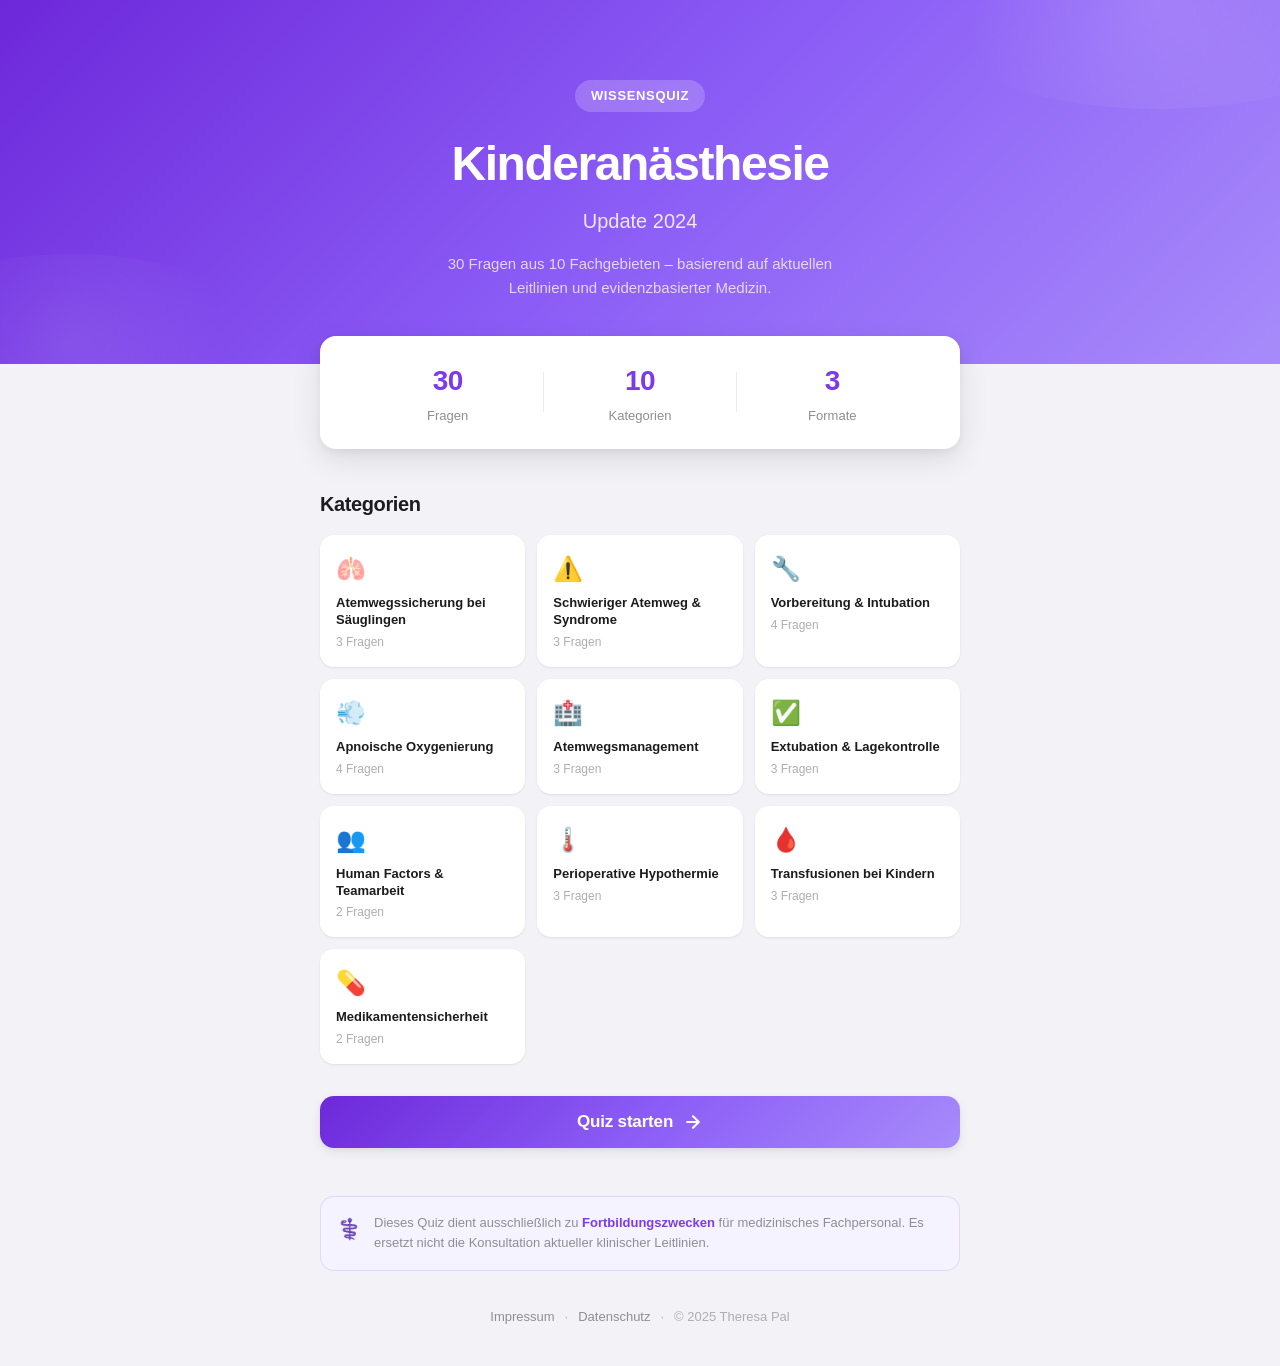
<file: index.html>
<!DOCTYPE html>
<html lang="de">
<head>
  <meta charset="UTF-8">
  <meta name="viewport" content="width=device-width, initial-scale=1.0">
  <title>Kinderanästhesie – Wissensquiz</title>
  <meta name="description" content="Interaktives Quiz zur Kinderanästhesie – 30 Fragen aus 10 Kategorien für Fachärzte, Assistenzärzte, Pflegekräfte und Studenten.">

  <!-- Sicherheits-Meta-Tags -->
  <meta http-equiv="X-Content-Type-Options" content="nosniff">
  <meta name="referrer" content="strict-origin-when-cross-origin">
  <meta http-equiv="Permissions-Policy" content="camera=(), microphone=(), geolocation=(), payment=()">
  <meta http-equiv="Content-Security-Policy" content="default-src 'self'; script-src 'self'; style-src 'self'; img-src 'self' data:; font-src 'self'; object-src 'none'; base-uri 'self'; form-action 'none';">

  <!-- Kein Crawling durch Suchmaschinen erwünscht -->
  <meta name="robots" content="noindex, nofollow">

  <link rel="stylesheet" href="style.css">
  <link rel="icon" href="data:image/svg+xml,<svg xmlns='http://www.w3.org/2000/svg' viewBox='0 0 100 100'><text y='.9em' font-size='90'>🩺</text></svg>">
</head>
<body>
  <div id="app">

    <!-- ===== START SCREEN ===== -->
    <section id="start-screen" class="screen active">
      <div class="hero">
        <div class="hero-badge">Wissensquiz</div>
        <h1>Kinderanästhesie</h1>
        <p class="hero-subtitle">Update 2024</p>
        <p class="hero-description">30 Fragen aus 10 Fachgebieten – basierend auf aktuellen Leitlinien und evidenzbasierter Medizin.</p>
      </div>

      <div class="container">
        <div class="info-bar">
          <div class="info-item">
            <span class="info-number">30</span>
            <span class="info-label">Fragen</span>
          </div>
          <div class="info-divider"></div>
          <div class="info-item">
            <span class="info-number">10</span>
            <span class="info-label">Kategorien</span>
          </div>
          <div class="info-divider"></div>
          <div class="info-item">
            <span class="info-number">3</span>
            <span class="info-label">Formate</span>
          </div>
        </div>

        <h2 class="section-title">Kategorien</h2>
        <div id="category-grid" class="category-grid"></div>

        <button id="start-btn" class="btn-primary">
          Quiz starten
          <svg width="20" height="20" viewBox="0 0 24 24" fill="none" stroke="currentColor" stroke-width="2.5" stroke-linecap="round" stroke-linejoin="round"><path d="M5 12h14M12 5l7 7-7 7"/></svg>
        </button>

        <div class="disclaimer-box">
          <span class="disclaimer-icon">⚕️</span>
          <p>Dieses Quiz dient ausschließlich zu <strong>Fortbildungszwecken</strong> für medizinisches Fachpersonal. Es ersetzt nicht die Konsultation aktueller klinischer Leitlinien.</p>
        </div>

        <footer class="site-footer">
          <a href="impressum.html">Impressum</a>
          <span>·</span>
          <a href="datenschutz.html">Datenschutz</a>
          <span>·</span>
          <span>© 2025 Theresa Pal</span>
        </footer>
      </div>
    </section>

    <!-- ===== CATEGORY INTRO ===== -->
    <section id="category-screen" class="screen">
      <div class="container category-intro">
        <div id="category-icon" class="category-intro-icon"></div>
        <div id="category-label" class="category-intro-label"></div>
        <h2 id="category-title" class="category-intro-title"></h2>
        <p id="category-count" class="category-intro-count"></p>
        <button id="category-start-btn" class="btn-primary">
          Los geht's
          <svg width="20" height="20" viewBox="0 0 24 24" fill="none" stroke="currentColor" stroke-width="2.5" stroke-linecap="round" stroke-linejoin="round"><path d="M5 12h14M12 5l7 7-7 7"/></svg>
        </button>
      </div>
    </section>

    <!-- ===== QUIZ SCREEN ===== -->
    <section id="quiz-screen" class="screen">
      <div class="progress-wrapper">
        <div class="progress-header">
          <span id="progress-category" class="progress-category"></span>
          <span id="progress-text" class="progress-text"></span>
        </div>
        <div class="progress-bar">
          <div id="progress-fill" class="progress-fill"></div>
        </div>
      </div>

      <div class="container">
        <div id="question-card" class="question-card">
          <div class="question-meta">
            <span id="question-type-badge" class="type-badge"></span>
            <span id="question-number" class="question-number"></span>
          </div>
          <h2 id="question-text" class="question-text"></h2>
          <div id="options-container" class="options-container"></div>
          <div id="explanation-box" class="explanation-box hidden">
            <div class="explanation-header">
              <span id="explanation-icon" class="explanation-icon"></span>
              <span id="explanation-title" class="explanation-title"></span>
            </div>
            <p id="explanation-text" class="explanation-text"></p>
          </div>
          <button id="next-btn" class="btn-primary hidden">
            <span id="next-btn-text">Nächste Frage</span>
            <svg width="20" height="20" viewBox="0 0 24 24" fill="none" stroke="currentColor" stroke-width="2.5" stroke-linecap="round" stroke-linejoin="round"><path d="M5 12h14M12 5l7 7-7 7"/></svg>
          </button>
        </div>
      </div>
    </section>

    <!-- ===== RESULTS SCREEN ===== -->
    <section id="results-screen" class="screen">
      <div class="container results-container">
        <h2 class="results-title">Dein Ergebnis</h2>

        <div class="score-ring-wrapper">
          <svg class="score-ring" viewBox="0 0 200 200">
            <circle class="score-ring-bg" cx="100" cy="100" r="85" />
            <circle id="score-ring-fill" class="score-ring-fill" cx="100" cy="100" r="85" />
          </svg>
          <div class="score-ring-text">
            <span id="score-percent" class="score-percent">0</span>
            <span class="score-percent-sign">%</span>
          </div>
        </div>

        <p id="score-summary" class="score-summary"></p>

        <h3 class="breakdown-title">Kategorien im Detail</h3>
        <div id="category-breakdown" class="category-breakdown"></div>

        <button id="restart-btn" class="btn-primary">
          Quiz wiederholen
          <svg width="20" height="20" viewBox="0 0 24 24" fill="none" stroke="currentColor" stroke-width="2.5" stroke-linecap="round" stroke-linejoin="round"><path d="M22 12A10 10 0 0 0 12 2M12 2v6M12 2l4 4"/><path d="M2 12a10 10 0 0 0 10 10M12 22v-6M12 22l-4-4"/></svg>
        </button>
      </div>
    </section>

  </div>

  <script src="quiz.js"></script>
</body>
</html>
</file>
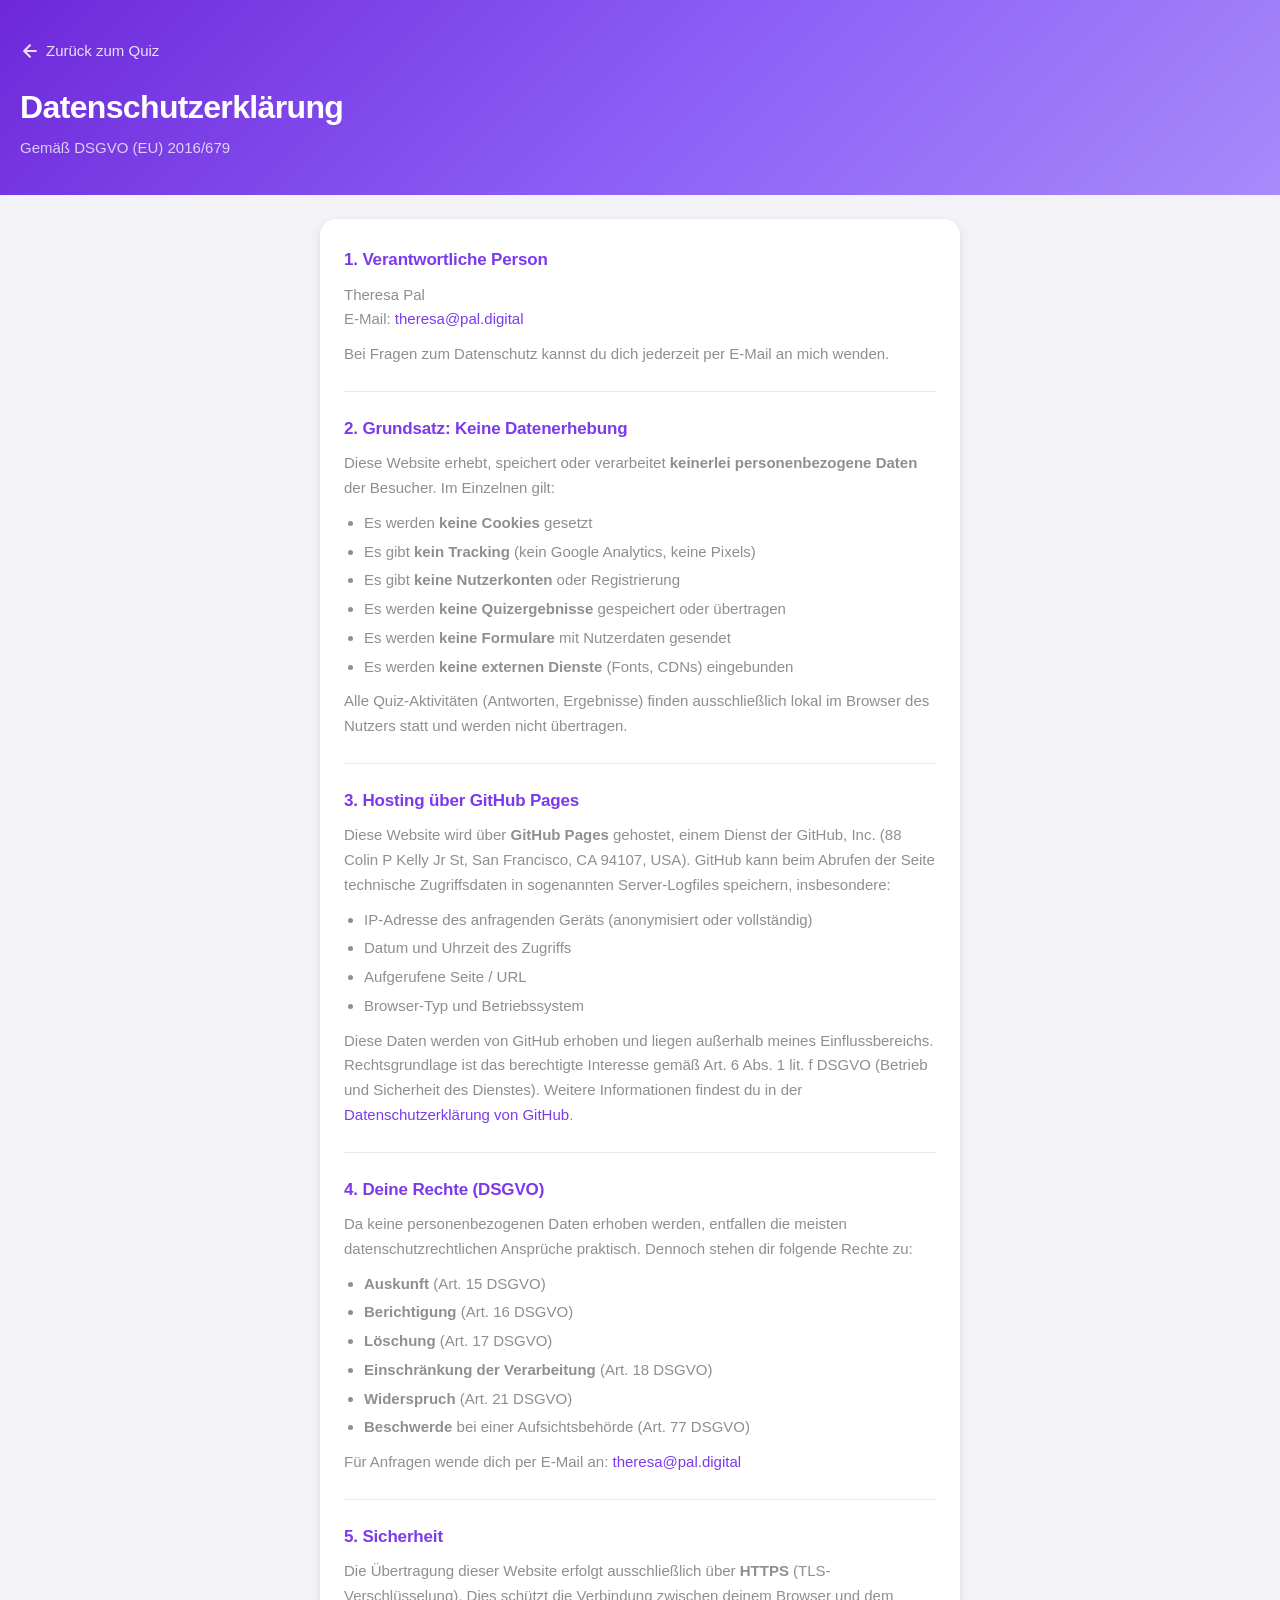
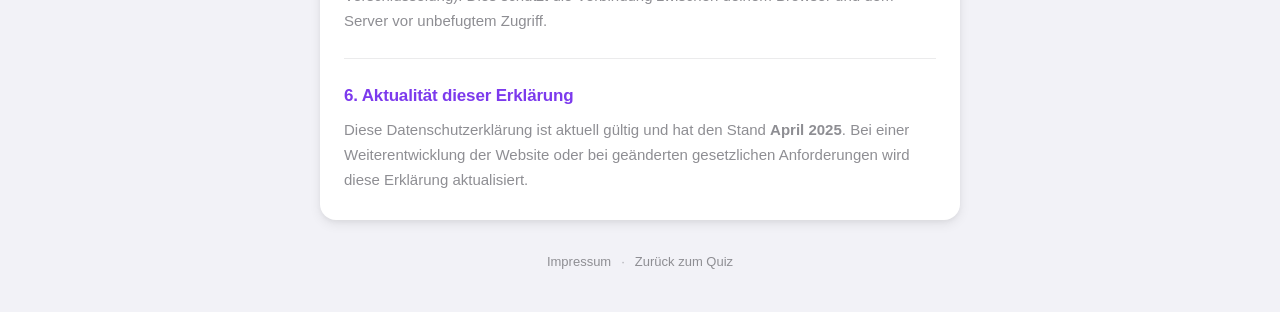
<file: datenschutz.html>
<!DOCTYPE html>
<html lang="de">
<head>
  <meta charset="UTF-8">
  <meta name="viewport" content="width=device-width, initial-scale=1.0">
  <title>Datenschutzerklärung – Kinderanästhesie Quiz</title>
  <meta name="robots" content="noindex, nofollow">
  <meta name="referrer" content="strict-origin-when-cross-origin">
  <link rel="stylesheet" href="style.css">
  <link rel="icon" href="data:image/svg+xml,<svg xmlns='http://www.w3.org/2000/svg' viewBox='0 0 100 100'><text y='.9em' font-size='90'>🩺</text></svg>">
</head>
<body>
  <div id="app">
    <div class="legal-page">

      <div class="legal-header">
        <a href="index.html" class="back-link">
          <svg width="20" height="20" viewBox="0 0 24 24" fill="none" stroke="currentColor" stroke-width="2.5" stroke-linecap="round" stroke-linejoin="round"><path d="M19 12H5M12 5l-7 7 7 7"/></svg>
          Zurück zum Quiz
        </a>
        <h1 class="legal-title">Datenschutzerklärung</h1>
        <p class="legal-subtitle">Gemäß DSGVO (EU) 2016/679</p>
      </div>

      <div class="container">
        <div class="legal-card">

          <section class="legal-section">
            <h2>1. Verantwortliche Person</h2>
            <p>
              Theresa Pal<br>
              E-Mail: <a href="mailto:theresa@pal.digital">theresa@pal.digital</a>
            </p>
            <p>
              Bei Fragen zum Datenschutz kannst du dich jederzeit per E-Mail an mich wenden.
            </p>
          </section>

          <section class="legal-section">
            <h2>2. Grundsatz: Keine Datenerhebung</h2>
            <p>
              Diese Website erhebt, speichert oder verarbeitet <strong>keinerlei
              personenbezogene Daten</strong> der Besucher. Im Einzelnen gilt:
            </p>
            <ul>
              <li>Es werden <strong>keine Cookies</strong> gesetzt</li>
              <li>Es gibt <strong>kein Tracking</strong> (kein Google Analytics, keine Pixels)</li>
              <li>Es gibt <strong>keine Nutzerkonten</strong> oder Registrierung</li>
              <li>Es werden <strong>keine Quizergebnisse</strong> gespeichert oder übertragen</li>
              <li>Es werden <strong>keine Formulare</strong> mit Nutzerdaten gesendet</li>
              <li>Es werden <strong>keine externen Dienste</strong> (Fonts, CDNs) eingebunden</li>
            </ul>
            <p>
              Alle Quiz-Aktivitäten (Antworten, Ergebnisse) finden ausschließlich
              lokal im Browser des Nutzers statt und werden nicht übertragen.
            </p>
          </section>

          <section class="legal-section">
            <h2>3. Hosting über GitHub Pages</h2>
            <p>
              Diese Website wird über <strong>GitHub Pages</strong> gehostet,
              einem Dienst der GitHub, Inc. (88 Colin P Kelly Jr St, San Francisco,
              CA 94107, USA). GitHub kann beim Abrufen der Seite technische
              Zugriffsdaten in sogenannten Server-Logfiles speichern, insbesondere:
            </p>
            <ul>
              <li>IP-Adresse des anfragenden Geräts (anonymisiert oder vollständig)</li>
              <li>Datum und Uhrzeit des Zugriffs</li>
              <li>Aufgerufene Seite / URL</li>
              <li>Browser-Typ und Betriebssystem</li>
            </ul>
            <p>
              Diese Daten werden von GitHub erhoben und liegen außerhalb meines
              Einflussbereichs. Rechtsgrundlage ist das berechtigte Interesse
              gemäß Art. 6 Abs. 1 lit. f DSGVO (Betrieb und Sicherheit des Dienstes).
              Weitere Informationen findest du in der
              <a href="https://docs.github.com/en/site-policy/privacy-policies/github-general-privacy-statement" target="_blank" rel="noopener noreferrer">Datenschutzerklärung von GitHub</a>.
            </p>
          </section>

          <section class="legal-section">
            <h2>4. Deine Rechte (DSGVO)</h2>
            <p>Da keine personenbezogenen Daten erhoben werden, entfallen
            die meisten datenschutzrechtlichen Ansprüche praktisch. Dennoch
            stehen dir folgende Rechte zu:</p>
            <ul>
              <li><strong>Auskunft</strong> (Art. 15 DSGVO)</li>
              <li><strong>Berichtigung</strong> (Art. 16 DSGVO)</li>
              <li><strong>Löschung</strong> (Art. 17 DSGVO)</li>
              <li><strong>Einschränkung der Verarbeitung</strong> (Art. 18 DSGVO)</li>
              <li><strong>Widerspruch</strong> (Art. 21 DSGVO)</li>
              <li><strong>Beschwerde</strong> bei einer Aufsichtsbehörde (Art. 77 DSGVO)</li>
            </ul>
            <p>
              Für Anfragen wende dich per E-Mail an:
              <a href="mailto:theresa@pal.digital">theresa@pal.digital</a>
            </p>
          </section>

          <section class="legal-section">
            <h2>5. Sicherheit</h2>
            <p>
              Die Übertragung dieser Website erfolgt ausschließlich über
              <strong>HTTPS</strong> (TLS-Verschlüsselung). Dies schützt die
              Verbindung zwischen deinem Browser und dem Server vor unbefugtem
              Zugriff.
            </p>
          </section>

          <section class="legal-section">
            <h2>6. Aktualität dieser Erklärung</h2>
            <p>
              Diese Datenschutzerklärung ist aktuell gültig und hat den Stand
              <strong>April 2025</strong>. Bei einer Weiterentwicklung der Website
              oder bei geänderten gesetzlichen Anforderungen wird diese Erklärung
              aktualisiert.
            </p>
          </section>

        </div>

        <footer class="legal-footer">
          <a href="impressum.html">Impressum</a>
          <span>·</span>
          <a href="index.html">Zurück zum Quiz</a>
        </footer>
      </div>

    </div>
  </div>
</body>
</html>
</file>
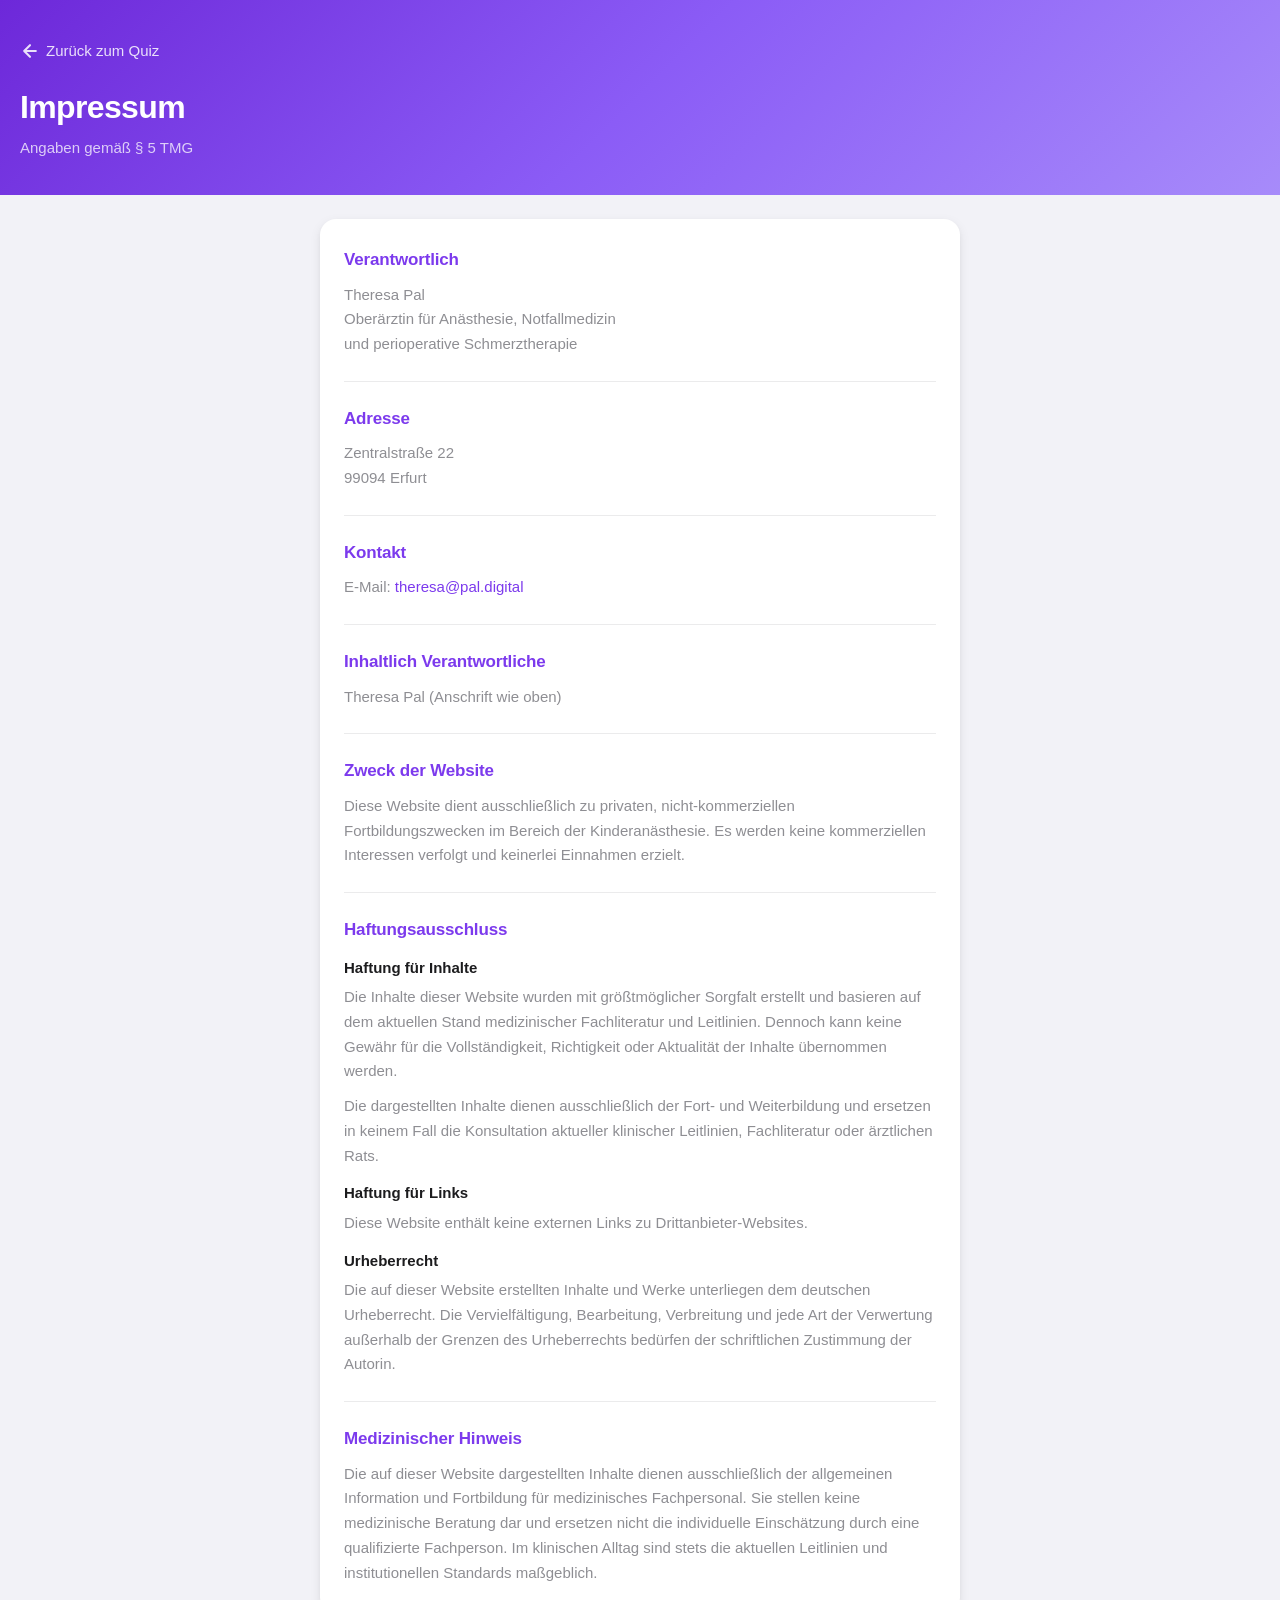
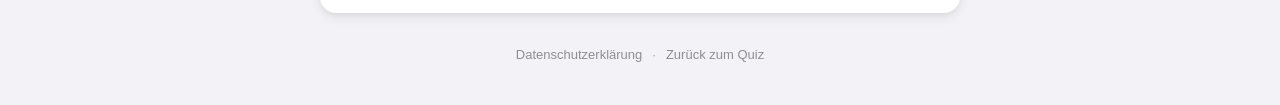
<file: impressum.html>
<!DOCTYPE html>
<html lang="de">
<head>
  <meta charset="UTF-8">
  <meta name="viewport" content="width=device-width, initial-scale=1.0">
  <title>Impressum – Kinderanästhesie Quiz</title>
  <meta name="robots" content="noindex, nofollow">
  <meta name="referrer" content="strict-origin-when-cross-origin">
  <link rel="stylesheet" href="style.css">
  <link rel="icon" href="data:image/svg+xml,<svg xmlns='http://www.w3.org/2000/svg' viewBox='0 0 100 100'><text y='.9em' font-size='90'>🩺</text></svg>">
</head>
<body>
  <div id="app">
    <div class="legal-page">

      <div class="legal-header">
        <a href="index.html" class="back-link">
          <svg width="20" height="20" viewBox="0 0 24 24" fill="none" stroke="currentColor" stroke-width="2.5" stroke-linecap="round" stroke-linejoin="round"><path d="M19 12H5M12 5l-7 7 7 7"/></svg>
          Zurück zum Quiz
        </a>
        <h1 class="legal-title">Impressum</h1>
        <p class="legal-subtitle">Angaben gemäß § 5 TMG</p>
      </div>

      <div class="container">
        <div class="legal-card">

          <section class="legal-section">
            <h2>Verantwortlich</h2>
            <p>
              Theresa Pal<br>
              Oberärztin für Anästhesie, Notfallmedizin<br>
              und perioperative Schmerztherapie
            </p>
          </section>

          <section class="legal-section">
            <h2>Adresse</h2>
            <p>
              Zentralstraße 22<br>
              99094 Erfurt
            </p>
          </section>

          <section class="legal-section">
            <h2>Kontakt</h2>
            <p>
              E-Mail: <a href="mailto:theresa@pal.digital">theresa@pal.digital</a>
            </p>
          </section>

          <section class="legal-section">
            <h2>Inhaltlich Verantwortliche</h2>
            <p>Theresa Pal (Anschrift wie oben)</p>
          </section>

          <section class="legal-section">
            <h2>Zweck der Website</h2>
            <p>
              Diese Website dient ausschließlich zu privaten, nicht-kommerziellen
              Fortbildungszwecken im Bereich der Kinderanästhesie. Es werden
              keine kommerziellen Interessen verfolgt und keinerlei Einnahmen erzielt.
            </p>
          </section>

          <section class="legal-section">
            <h2>Haftungsausschluss</h2>

            <h3>Haftung für Inhalte</h3>
            <p>
              Die Inhalte dieser Website wurden mit größtmöglicher Sorgfalt erstellt
              und basieren auf dem aktuellen Stand medizinischer Fachliteratur und
              Leitlinien. Dennoch kann keine Gewähr für die Vollständigkeit,
              Richtigkeit oder Aktualität der Inhalte übernommen werden.
            </p>
            <p>
              Die dargestellten Inhalte dienen ausschließlich der Fort- und
              Weiterbildung und ersetzen in keinem Fall die Konsultation aktueller
              klinischer Leitlinien, Fachliteratur oder ärztlichen Rats.
            </p>

            <h3>Haftung für Links</h3>
            <p>
              Diese Website enthält keine externen Links zu Drittanbieter-Websites.
            </p>

            <h3>Urheberrecht</h3>
            <p>
              Die auf dieser Website erstellten Inhalte und Werke unterliegen dem
              deutschen Urheberrecht. Die Vervielfältigung, Bearbeitung, Verbreitung
              und jede Art der Verwertung außerhalb der Grenzen des Urheberrechts
              bedürfen der schriftlichen Zustimmung der Autorin.
            </p>
          </section>

          <section class="legal-section">
            <h2>Medizinischer Hinweis</h2>
            <p>
              Die auf dieser Website dargestellten Inhalte dienen ausschließlich
              der allgemeinen Information und Fortbildung für medizinisches
              Fachpersonal. Sie stellen keine medizinische Beratung dar und
              ersetzen nicht die individuelle Einschätzung durch eine qualifizierte
              Fachperson. Im klinischen Alltag sind stets die aktuellen Leitlinien
              und institutionellen Standards maßgeblich.
            </p>
          </section>

        </div>

        <footer class="legal-footer">
          <a href="datenschutz.html">Datenschutzerklärung</a>
          <span>·</span>
          <a href="index.html">Zurück zum Quiz</a>
        </footer>
      </div>

    </div>
  </div>
</body>
</html>
</file>
<file: style.css>
/* ============================================
   Kinderanästhesie Quiz – iOS-Style CSS
   ============================================ */

:root {
  /* Primary – Elegant Purple */
  --primary: #7C3AED;
  --primary-dark: #6D28D9;
  --primary-light: #EDE9FE;
  --primary-subtle: #F5F3FF;
  --primary-gradient: linear-gradient(135deg, #6D28D9 0%, #8B5CF6 50%, #A78BFA 100%);

  /* Semantic */
  --success: #34C759;
  --success-bg: #F0FFF4;
  --error: #FF3B30;
  --error-bg: #FFF5F5;
  --warning: #FF9500;

  /* Neutrals (iOS) */
  --bg: #F2F2F7;
  --card: #FFFFFF;
  --text-primary: #1C1C1E;
  --text-secondary: #8E8E93;
  --text-tertiary: #AEAEB2;
  --separator: rgba(60, 60, 67, 0.1);
  --overlay: rgba(0, 0, 0, 0.4);

  /* Spacing */
  --container-max: 680px;
  --container-padding: 20px;
  --card-radius: 16px;
  --btn-radius: 14px;

  /* Shadows */
  --shadow-sm: 0 1px 3px rgba(0, 0, 0, 0.06), 0 1px 2px rgba(0, 0, 0, 0.04);
  --shadow-md: 0 4px 12px rgba(0, 0, 0, 0.08), 0 2px 4px rgba(0, 0, 0, 0.04);
  --shadow-lg: 0 10px 30px rgba(0, 0, 0, 0.1), 0 4px 8px rgba(0, 0, 0, 0.05);

  /* Transitions */
  --ease: cubic-bezier(0.25, 0.46, 0.45, 0.94);
  --ease-spring: cubic-bezier(0.34, 1.56, 0.64, 1);
}

/* ============================================
   Reset & Base
   ============================================ */

*, *::before, *::after {
  margin: 0;
  padding: 0;
  box-sizing: border-box;
}

html {
  font-size: 16px;
  -webkit-font-smoothing: antialiased;
  -moz-osx-font-smoothing: grayscale;
  scroll-behavior: smooth;
  overflow-x: hidden;
}

body {
  font-family: -apple-system, BlinkMacSystemFont, 'SF Pro Display', 'SF Pro Text',
               'Helvetica Neue', Arial, sans-serif;
  background: var(--bg);
  color: var(--text-primary);
  line-height: 1.5;
  min-height: 100vh;
  overflow-x: hidden;
  margin: 0;
  width: 100%;
  max-width: 100%;
}

/* ============================================
   Layout
   ============================================ */

#app {
  position: relative;
  min-height: 100vh;
  width: 100%;
  max-width: 100%;
  overflow-x: hidden;
}

.container {
  max-width: var(--container-max);
  width: 100%;
  margin: 0 auto;
  padding: 0 var(--container-padding);
  box-sizing: border-box;
}

.screen {
  display: none;
  opacity: 0;
  min-height: 100vh;
  width: 100%;
  max-width: 100%;
  overflow-x: hidden;
}

.screen.active {
  display: block;
  animation: screenIn 0.5s var(--ease) forwards;
}

.screen.leaving {
  animation: screenOut 0.3s var(--ease) forwards;
}

@keyframes screenIn {
  from { opacity: 0; transform: translateY(16px); }
  to   { opacity: 1; transform: translateY(0); }
}

@keyframes screenOut {
  from { opacity: 1; transform: translateY(0); }
  to   { opacity: 0; transform: translateY(-12px); }
}

/* ============================================
   Buttons
   ============================================ */

.btn-primary {
  display: inline-flex;
  align-items: center;
  justify-content: center;
  gap: 10px;
  width: 100%;
  padding: 16px 32px;
  background: var(--primary-gradient);
  color: white;
  border: none;
  border-radius: var(--btn-radius);
  font-size: 1.0625rem;
  font-weight: 600;
  letter-spacing: -0.01em;
  cursor: pointer;
  transition: all 0.25s var(--ease);
  box-shadow: var(--shadow-md);
  -webkit-tap-highlight-color: transparent;
}

.btn-primary:hover {
  transform: translateY(-1px);
  box-shadow: var(--shadow-lg);
  filter: brightness(1.05);
}

.btn-primary:active {
  transform: scale(0.98);
  box-shadow: var(--shadow-sm);
}

.hidden {
  display: none !important;
}

/* ============================================
   START SCREEN
   ============================================ */

/* Hero */
.hero {
  background: var(--primary-gradient);
  padding: 60px var(--container-padding) 48px;
  text-align: center;
  color: white;
  position: relative;
  overflow: hidden;
  width: 100%;
  box-sizing: border-box;
}

.hero::before {
  content: '';
  position: absolute;
  top: -30%;
  right: -10%;
  width: 60%;
  height: 60%;
  max-width: 500px;
  max-height: 500px;
  background: radial-gradient(circle, rgba(255,255,255,0.12) 0%, transparent 70%);
  border-radius: 50%;
  pointer-events: none;
}

.hero::after {
  content: '';
  position: absolute;
  bottom: -20%;
  left: -10%;
  width: 50%;
  height: 50%;
  max-width: 400px;
  max-height: 400px;
  background: radial-gradient(circle, rgba(255,255,255,0.08) 0%, transparent 70%);
  border-radius: 50%;
  pointer-events: none;
}

.hero-badge {
  display: inline-block;
  padding: 6px 16px;
  background: rgba(255, 255, 255, 0.2);
  backdrop-filter: blur(10px);
  -webkit-backdrop-filter: blur(10px);
  border-radius: 20px;
  font-size: 0.8125rem;
  font-weight: 600;
  letter-spacing: 0.05em;
  text-transform: uppercase;
  margin-bottom: 16px;
  position: relative;
  z-index: 1;
}

.hero h1 {
  font-size: 2.5rem;
  font-weight: 700;
  letter-spacing: -0.03em;
  margin-bottom: 6px;
  position: relative;
  z-index: 1;
}

.hero-subtitle {
  font-size: 1.25rem;
  font-weight: 500;
  opacity: 0.85;
  margin-bottom: 16px;
  position: relative;
  z-index: 1;
}

.hero-description {
  font-size: 0.9375rem;
  opacity: 0.75;
  max-width: 420px;
  margin: 0 auto;
  line-height: 1.6;
  position: relative;
  z-index: 1;
}

/* Info Bar */
.info-bar {
  display: flex;
  align-items: center;
  justify-content: center;
  gap: 0;
  background: var(--card);
  border-radius: var(--card-radius);
  padding: 20px;
  margin: -24px var(--container-padding) 32px;
  box-shadow: var(--shadow-lg);
  position: relative;
  z-index: 2;
}

.info-item {
  flex: 1;
  display: flex;
  flex-direction: column;
  align-items: center;
  gap: 4px;
}

.info-number {
  font-size: 1.75rem;
  font-weight: 700;
  color: var(--primary);
  letter-spacing: -0.02em;
}

.info-label {
  font-size: 0.8125rem;
  color: var(--text-secondary);
  font-weight: 500;
}

.info-divider {
  width: 1px;
  height: 40px;
  background: var(--separator);
}

/* Section Title */
.section-title {
  font-size: 1.25rem;
  font-weight: 700;
  letter-spacing: -0.02em;
  margin-bottom: 16px;
  color: var(--text-primary);
}

/* Category Grid */
.category-grid {
  display: grid;
  grid-template-columns: 1fr 1fr;
  gap: 12px;
  margin-bottom: 32px;
}

.category-card {
  background: var(--card);
  border-radius: 14px;
  padding: 16px;
  box-shadow: var(--shadow-sm);
  transition: all 0.25s var(--ease);
  min-width: 0;
  overflow: hidden;
}

.category-card:hover {
  box-shadow: var(--shadow-md);
  transform: translateY(-2px);
}

.category-card-icon {
  font-size: 1.5rem;
  margin-bottom: 8px;
}

.category-card-name {
  font-size: 0.8125rem;
  font-weight: 600;
  color: var(--text-primary);
  line-height: 1.3;
  margin-bottom: 4px;
  overflow-wrap: break-word;
  hyphens: auto;
  -webkit-hyphens: auto;
}

.category-card-count {
  font-size: 0.75rem;
  color: var(--text-tertiary);
  font-weight: 500;
}

#start-screen .btn-primary {
  max-width: var(--container-max);
  margin: 0 auto 48px;
  display: flex;
}

#start-screen .container .btn-primary {
  margin: 0 0 48px;
}

/* ============================================
   CATEGORY INTRO SCREEN
   ============================================ */

.category-intro {
  display: flex;
  flex-direction: column;
  align-items: center;
  justify-content: center;
  min-height: 100vh;
  text-align: center;
  padding-top: 0;
  padding-bottom: 40px;
}

.category-intro-icon {
  font-size: 4rem;
  margin-bottom: 20px;
  animation: bounceIn 0.6s var(--ease-spring);
}

@keyframes bounceIn {
  from { opacity: 0; transform: scale(0.5); }
  to   { opacity: 1; transform: scale(1); }
}

.category-intro-label {
  font-size: 0.8125rem;
  font-weight: 600;
  text-transform: uppercase;
  letter-spacing: 0.1em;
  color: var(--primary);
  margin-bottom: 8px;
}

.category-intro-title {
  font-size: 1.75rem;
  font-weight: 700;
  letter-spacing: -0.02em;
  margin-bottom: 12px;
  color: var(--text-primary);
}

.category-intro-count {
  font-size: 1rem;
  color: var(--text-secondary);
  margin-bottom: 40px;
}

#category-screen .btn-primary {
  max-width: 320px;
}

/* ============================================
   QUIZ SCREEN
   ============================================ */

/* Progress */
.progress-wrapper {
  position: sticky;
  top: 0;
  z-index: 100;
  background: rgba(242, 242, 247, 0.85);
  backdrop-filter: blur(20px);
  -webkit-backdrop-filter: blur(20px);
  padding: 16px var(--container-padding) 12px;
  border-bottom: 1px solid var(--separator);
}

.progress-header {
  max-width: var(--container-max);
  margin: 0 auto 10px;
  display: flex;
  justify-content: space-between;
  align-items: center;
}

.progress-category {
  font-size: 0.8125rem;
  font-weight: 600;
  color: var(--primary);
}

.progress-text {
  font-size: 0.8125rem;
  font-weight: 500;
  color: var(--text-tertiary);
}

.progress-bar {
  max-width: var(--container-max);
  margin: 0 auto;
  height: 6px;
  background: rgba(124, 58, 237, 0.1);
  border-radius: 3px;
  overflow: hidden;
}

.progress-fill {
  height: 100%;
  background: var(--primary-gradient);
  border-radius: 3px;
  width: 0%;
  transition: width 0.5s var(--ease);
}

/* Question Card */
.question-card {
  background: var(--card);
  border-radius: var(--card-radius);
  padding: 28px 24px;
  margin-top: 24px;
  margin-bottom: 40px;
  box-shadow: var(--shadow-md);
  animation: cardIn 0.4s var(--ease);
}

@keyframes cardIn {
  from { opacity: 0; transform: translateX(30px); }
  to   { opacity: 1; transform: translateX(0); }
}

.question-meta {
  display: flex;
  justify-content: space-between;
  align-items: center;
  margin-bottom: 16px;
}

.type-badge {
  display: inline-flex;
  align-items: center;
  padding: 4px 12px;
  border-radius: 8px;
  font-size: 0.75rem;
  font-weight: 600;
  letter-spacing: 0.02em;
}

.type-badge.single {
  background: #EFF6FF;
  color: #2563EB;
}

.type-badge.truefalse {
  background: #FFF7ED;
  color: #C2410C;
}

.type-badge.multiple {
  background: var(--primary-subtle);
  color: var(--primary-dark);
}

.question-number {
  font-size: 0.8125rem;
  font-weight: 500;
  color: var(--text-tertiary);
}

.question-text {
  font-size: 1.1875rem;
  font-weight: 600;
  letter-spacing: -0.01em;
  line-height: 1.45;
  margin-bottom: 24px;
  color: var(--text-primary);
}

/* Options */
.options-container {
  display: flex;
  flex-direction: column;
  gap: 10px;
}

.option-btn {
  display: flex;
  align-items: flex-start;
  gap: 14px;
  width: 100%;
  padding: 16px;
  background: var(--bg);
  border: 2px solid transparent;
  border-radius: 14px;
  text-align: left;
  font-size: 0.9375rem;
  font-weight: 500;
  line-height: 1.45;
  color: var(--text-primary);
  cursor: pointer;
  transition: all 0.2s var(--ease);
  -webkit-tap-highlight-color: transparent;
  font-family: inherit;
}

.option-btn:hover:not(.disabled) {
  background: var(--primary-subtle);
  border-color: rgba(124, 58, 237, 0.2);
  transform: translateY(-1px);
}

.option-btn:active:not(.disabled) {
  transform: scale(0.985);
}

.option-indicator {
  flex-shrink: 0;
  width: 26px;
  height: 26px;
  border-radius: 50%;
  border: 2px solid var(--text-tertiary);
  display: flex;
  align-items: center;
  justify-content: center;
  font-size: 0.75rem;
  font-weight: 700;
  color: var(--text-tertiary);
  transition: all 0.2s var(--ease);
  margin-top: 1px;
}

.option-indicator.checkbox {
  border-radius: 8px;
}

.option-btn:hover:not(.disabled) .option-indicator {
  border-color: var(--primary);
  color: var(--primary);
}

/* Selected (Mehrfachauswahl) */
.option-btn.selected {
  background: var(--bg);
  border-color: var(--primary);
}

.option-btn.selected .option-indicator {
  border-color: var(--primary);
  color: var(--primary);
  background: transparent;
}

/* Correct */
.option-btn.correct {
  background: var(--success-bg);
  border-color: var(--success);
}

.option-btn.correct .option-indicator {
  background: var(--success);
  border-color: var(--success);
  color: white;
}

/* Wrong */
.option-btn.wrong {
  background: var(--error-bg);
  border-color: var(--error);
}

.option-btn.wrong .option-indicator {
  background: var(--error);
  border-color: var(--error);
  color: white;
}

.option-btn.disabled {
  cursor: default;
  opacity: 0.7;
}

.option-btn.correct.disabled,
.option-btn.wrong.disabled {
  opacity: 1;
}

/* Multiple choice confirm button */
.confirm-btn-wrapper {
  margin-top: 16px;
  display: flex;
  justify-content: flex-end;
}

.confirm-btn-wrapper {
  justify-content: center;
}

.btn-confirm {
  display: inline-flex;
  align-items: center;
  gap: 8px;
  padding: 12px 24px;
  background: var(--primary);
  color: white;
  border: none;
  border-radius: 12px;
  font-size: 0.9375rem;
  font-weight: 600;
  cursor: pointer;
  transition: all 0.2s var(--ease);
  font-family: inherit;
}

.btn-confirm:hover {
  background: var(--primary-dark);
  transform: translateY(-1px);
}

.btn-confirm:disabled {
  opacity: 0.4;
  cursor: default;
  transform: none;
}

/* Explanation */
.explanation-box {
  margin-top: 20px;
  padding: 20px;
  border-radius: 14px;
  animation: fadeUp 0.35s var(--ease);
}

.explanation-box.correct {
  background: var(--success-bg);
  border: 1px solid rgba(52, 199, 89, 0.2);
}

.explanation-box.wrong {
  background: var(--error-bg);
  border: 1px solid rgba(255, 59, 48, 0.2);
}

@keyframes fadeUp {
  from { opacity: 0; transform: translateY(10px); }
  to   { opacity: 1; transform: translateY(0); }
}

.explanation-header {
  display: flex;
  align-items: center;
  gap: 8px;
  margin-bottom: 10px;
}

.explanation-icon {
  font-size: 1.25rem;
}

.explanation-title {
  font-size: 0.9375rem;
  font-weight: 700;
}

.explanation-box.correct .explanation-title {
  color: #15803D;
}

.explanation-box.wrong .explanation-title {
  color: #DC2626;
}

.explanation-text {
  font-size: 0.9375rem;
  line-height: 1.6;
  color: var(--text-primary);
}

/* Next Button */
#quiz-screen .btn-primary {
  margin-top: 24px;
}

/* ============================================
   RESULTS SCREEN
   ============================================ */

.results-container {
  padding-top: 48px;
  padding-bottom: 48px;
  text-align: center;
}

.results-title {
  font-size: 1.5rem;
  font-weight: 700;
  letter-spacing: -0.02em;
  margin-bottom: 32px;
}

/* Score Ring */
.score-ring-wrapper {
  position: relative;
  width: 200px;
  height: 200px;
  margin: 0 auto 24px;
}

.score-ring {
  width: 100%;
  height: 100%;
  transform: rotate(-90deg);
}

.score-ring-bg {
  fill: none;
  stroke: rgba(124, 58, 237, 0.1);
  stroke-width: 12;
}

.score-ring-fill {
  fill: none;
  stroke: url(#scoreGradient);
  stroke-width: 12;
  stroke-linecap: round;
  stroke-dasharray: 534.07;
  stroke-dashoffset: 534.07;
  transition: stroke-dashoffset 1.5s var(--ease);
}

.score-ring-text {
  position: absolute;
  top: 50%;
  left: 50%;
  transform: translate(-50%, -50%);
  display: flex;
  align-items: baseline;
  gap: 2px;
}

.score-percent {
  font-size: 3.5rem;
  font-weight: 700;
  letter-spacing: -0.04em;
  color: var(--primary);
}

.score-percent-sign {
  font-size: 1.5rem;
  font-weight: 600;
  color: var(--primary);
  opacity: 0.7;
}

.score-summary {
  font-size: 1.0625rem;
  color: var(--text-secondary);
  margin-bottom: 40px;
  line-height: 1.5;
}

/* Category Breakdown */
.breakdown-title {
  font-size: 1.125rem;
  font-weight: 700;
  letter-spacing: -0.01em;
  margin-bottom: 16px;
  text-align: left;
}

.category-breakdown {
  display: flex;
  flex-direction: column;
  gap: 10px;
  margin-bottom: 32px;
  text-align: left;
}

.breakdown-item {
  background: var(--card);
  border-radius: 14px;
  padding: 16px;
  box-shadow: var(--shadow-sm);
  display: flex;
  align-items: center;
  gap: 14px;
}

.breakdown-icon {
  font-size: 1.5rem;
  flex-shrink: 0;
}

.breakdown-info {
  flex: 1;
  min-width: 0;
}

.breakdown-name {
  font-size: 0.875rem;
  font-weight: 600;
  color: var(--text-primary);
  margin-bottom: 6px;
}

.breakdown-bar-track {
  height: 6px;
  background: var(--bg);
  border-radius: 3px;
  overflow: hidden;
}

.breakdown-bar-fill {
  height: 100%;
  border-radius: 3px;
  transition: width 1s var(--ease);
  width: 0;
}

.breakdown-bar-fill.excellent { background: var(--success); }
.breakdown-bar-fill.good { background: var(--primary); }
.breakdown-bar-fill.fair { background: var(--warning); }
.breakdown-bar-fill.poor { background: var(--error); }

.breakdown-score {
  font-size: 0.875rem;
  font-weight: 700;
  color: var(--text-secondary);
  flex-shrink: 0;
  min-width: 50px;
  text-align: right;
}

#results-screen .btn-primary {
  max-width: 360px;
  margin: 0 auto;
}

/* ============================================
   Responsive
   ============================================ */

@media (max-width: 480px) {
  .hero h1 {
    font-size: 2rem;
  }

  .hero-subtitle {
    font-size: 1.125rem;
  }

  .category-grid {
    grid-template-columns: 1fr 1fr;
    gap: 10px;
  }

  .category-card {
    padding: 14px;
  }

  .category-card-icon {
    font-size: 1.25rem;
  }

  .question-card {
    padding: 22px 18px;
  }

  .question-text {
    font-size: 1.0625rem;
  }

  .option-btn {
    padding: 14px;
    font-size: 0.875rem;
  }

  .info-number {
    font-size: 1.5rem;
  }

  .score-ring-wrapper {
    width: 170px;
    height: 170px;
  }

  .score-percent {
    font-size: 3rem;
  }
}

@media (min-width: 768px) {
  .hero {
    padding: 80px var(--container-padding) 64px;
  }

  .hero h1 {
    font-size: 3rem;
  }

  .info-bar {
    margin: -28px auto 40px;
    max-width: var(--container-max);
    padding: 24px 32px;
  }

  .category-grid {
    grid-template-columns: repeat(3, 1fr);
  }
}

/* ============================================
   SVG Gradient (inline fallback)
   ============================================ */

/* Applied via JS — see quiz.js addSVGDefs() */

/* ============================================
   Disclaimer & Footer
   ============================================ */

.disclaimer-box {
  display: flex;
  align-items: flex-start;
  gap: 12px;
  background: #F5F3FF;
  border: 1px solid rgba(124, 58, 237, 0.15);
  border-radius: 14px;
  padding: 16px;
  margin-top: 20px;
  margin-bottom: 12px;
}

.disclaimer-icon {
  font-size: 1.25rem;
  flex-shrink: 0;
  margin-top: 1px;
}

.disclaimer-box p {
  font-size: 0.8125rem;
  color: var(--text-secondary);
  line-height: 1.55;
  margin: 0;
}

.disclaimer-box p strong {
  color: var(--primary);
}

.site-footer {
  display: flex;
  align-items: center;
  justify-content: center;
  gap: 10px;
  padding: 24px 0 40px;
  font-size: 0.8125rem;
  color: var(--text-tertiary);
}

.site-footer a {
  color: var(--text-secondary);
  text-decoration: none;
  transition: color 0.2s;
}

.site-footer a:hover {
  color: var(--primary);
}

/* ============================================
   Rechtliche Seiten (Impressum / Datenschutz)
   ============================================ */

.legal-page {
  min-height: 100vh;
  background: var(--bg);
}

.legal-header {
  background: var(--primary-gradient);
  padding: 40px var(--container-padding) 36px;
  color: white;
}

.back-link {
  display: inline-flex;
  align-items: center;
  gap: 6px;
  color: rgba(255, 255, 255, 0.85);
  text-decoration: none;
  font-size: 0.9375rem;
  font-weight: 500;
  margin-bottom: 20px;
  transition: color 0.2s;
}

.back-link:hover {
  color: white;
}

.legal-title {
  font-size: 2rem;
  font-weight: 700;
  letter-spacing: -0.02em;
  margin-bottom: 6px;
}

.legal-subtitle {
  font-size: 0.9375rem;
  opacity: 0.75;
}

.legal-card {
  background: var(--card);
  border-radius: var(--card-radius);
  padding: 28px 24px;
  margin-top: 24px;
  margin-bottom: 16px;
  box-shadow: var(--shadow-md);
}

.legal-section {
  padding-bottom: 24px;
  margin-bottom: 24px;
  border-bottom: 1px solid var(--separator);
}

.legal-section:last-child {
  padding-bottom: 0;
  margin-bottom: 0;
  border-bottom: none;
}

.legal-section h2 {
  font-size: 1.0625rem;
  font-weight: 700;
  color: var(--primary);
  margin-bottom: 10px;
  letter-spacing: -0.01em;
}

.legal-section h3 {
  font-size: 0.9375rem;
  font-weight: 600;
  color: var(--text-primary);
  margin-top: 14px;
  margin-bottom: 6px;
}

.legal-section p {
  font-size: 0.9375rem;
  color: var(--text-secondary);
  line-height: 1.65;
  margin-bottom: 10px;
}

.legal-section p:last-child {
  margin-bottom: 0;
}

.legal-section ul {
  font-size: 0.9375rem;
  color: var(--text-secondary);
  line-height: 1.65;
  padding-left: 20px;
  margin-top: 8px;
  margin-bottom: 10px;
}

.legal-section ul li {
  margin-bottom: 4px;
}

.legal-section a {
  color: var(--primary);
  text-decoration: none;
}

.legal-section a:hover {
  text-decoration: underline;
}

.legal-placeholder {
  color: var(--error);
  font-weight: 600;
  background: var(--error-bg);
  padding: 2px 8px;
  border-radius: 6px;
}

.legal-footer {
  display: flex;
  align-items: center;
  justify-content: center;
  gap: 10px;
  padding: 16px 0 40px;
  font-size: 0.8125rem;
  color: var(--text-tertiary);
}

.legal-footer a {
  color: var(--text-secondary);
  text-decoration: none;
  transition: color 0.2s;
}

.legal-footer a:hover {
  color: var(--primary);
}
</file>
